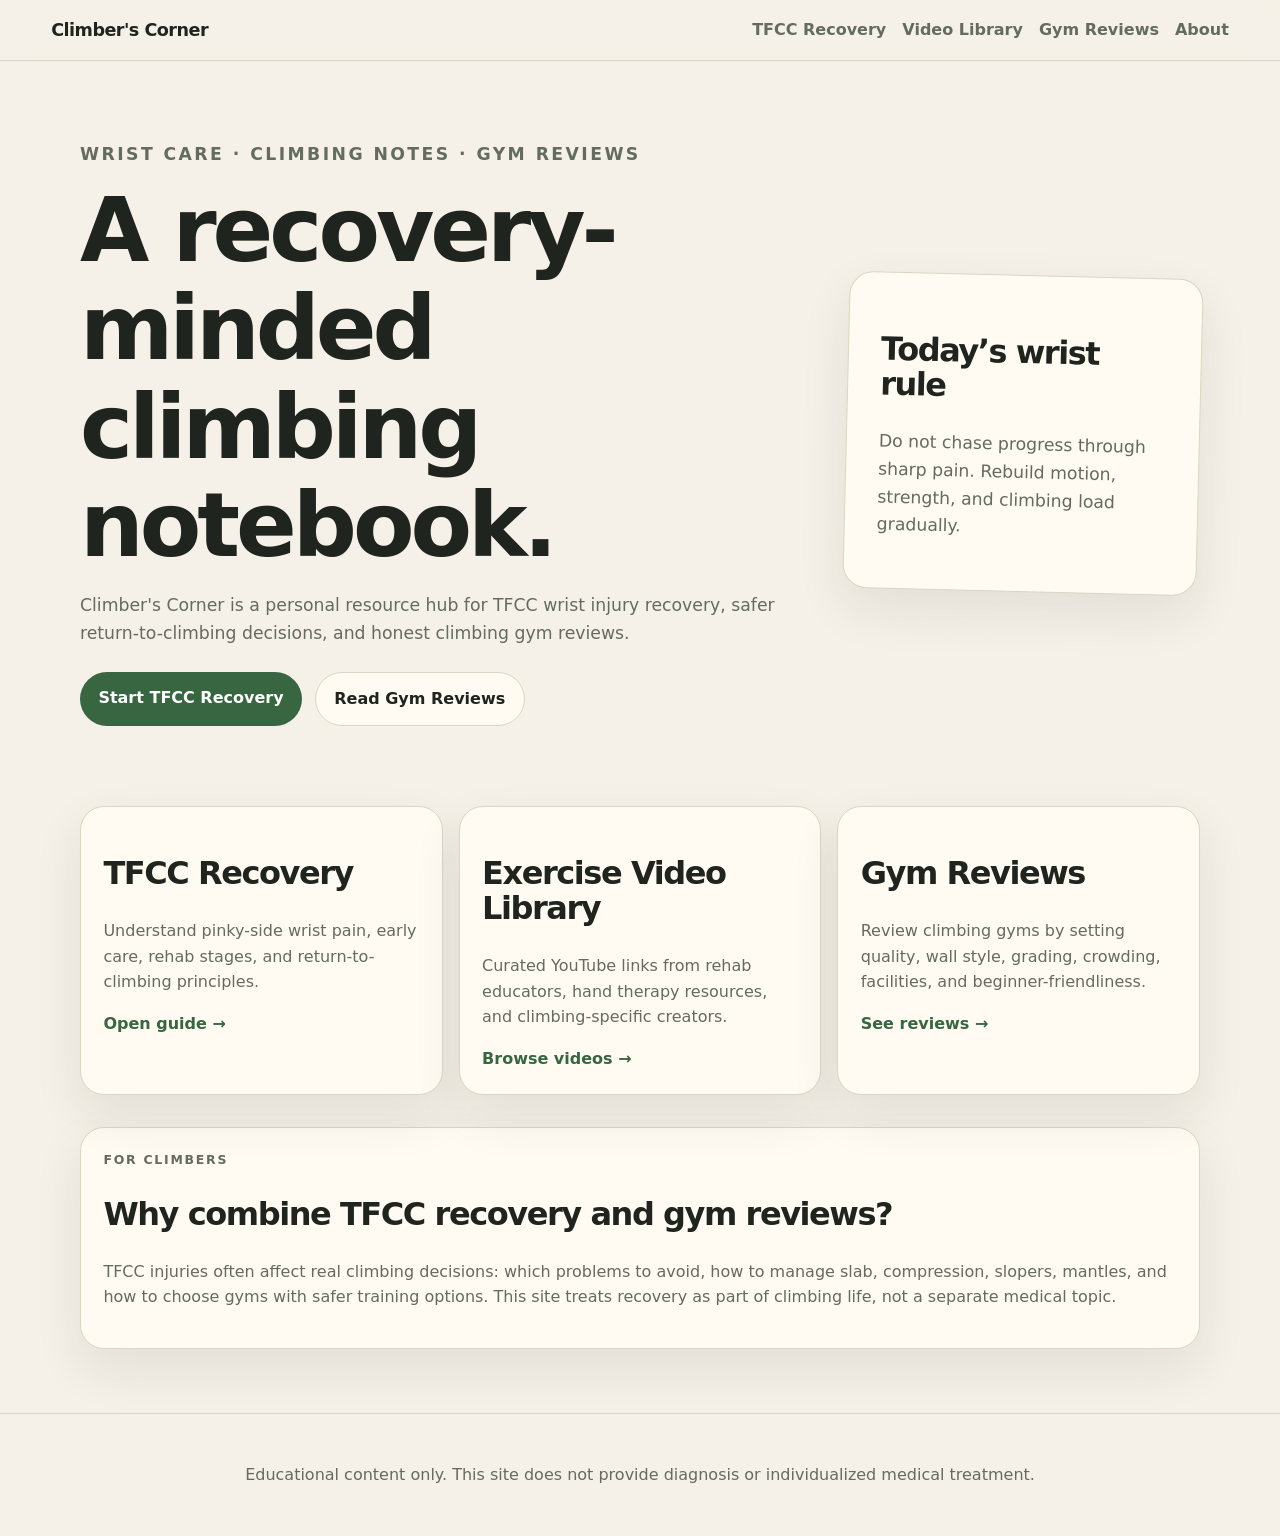
<file: index.html>
<!DOCTYPE html>
<html lang="en">
<head>
  <meta charset="UTF-8" />
  <meta name="viewport" content="width=device-width, initial-scale=1.0" />
  <title>Climber's Corner | TFCC Recovery & Gym Reviews</title>
  <meta name="description" content="A climber-focused corner for TFCC wrist injury recovery notes, wrist care checklists, exercise video resources, and climbing gym reviews." />
  <link rel="stylesheet" href="styles.css" />
</head>
<body>
  <header class="site-header">
    <a class="logo" href="index.html">Climber's Corner</a>
    <button class="nav-toggle" aria-label="Toggle navigation">☰</button>
    <nav class="main-nav">
      <a href="tfcc.html">TFCC Recovery</a>
      <a href="videos.html">Video Library</a>
      <a href="gyms.html">Gym Reviews</a>
      <a href="about.html">About</a>
    </nav>
  </header>

  <main>
    <section class="hero">
      <div class="hero-text">
        <p class="eyebrow">Wrist care · climbing notes · gym reviews</p>
        <h1>A recovery-minded climbing notebook.</h1>
        <p>
          Climber's Corner is a personal resource hub for TFCC wrist injury recovery,
          safer return-to-climbing decisions, and honest climbing gym reviews.
        </p>
        <div class="button-row">
          <a class="button primary" href="tfcc.html">Start TFCC Recovery</a>
          <a class="button secondary" href="gyms.html">Read Gym Reviews</a>
        </div>
      </div>
      <div class="hero-card">
        <h2>Today’s wrist rule</h2>
        <p>
          Do not chase progress through sharp pain. Rebuild motion, strength, and
          climbing load gradually.
        </p>
      </div>
    </section>

    <section class="grid three">
      <article class="card">
        <h2>TFCC Recovery</h2>
        <p>
          Understand pinky-side wrist pain, early care, rehab stages, and return-to-climbing principles.
        </p>
        <a href="tfcc.html">Open guide →</a>
      </article>

      <article class="card">
        <h2>Exercise Video Library</h2>
        <p>
          Curated YouTube links from rehab educators, hand therapy resources, and climbing-specific creators.
        </p>
        <a href="videos.html">Browse videos →</a>
      </article>

      <article class="card">
        <h2>Gym Reviews</h2>
        <p>
          Review climbing gyms by setting quality, wall style, grading, crowding, facilities, and beginner-friendliness.
        </p>
        <a href="gyms.html">See reviews →</a>
      </article>
    </section>

    <section class="feature">
      <div>
        <p class="eyebrow">For climbers</p>
        <h2>Why combine TFCC recovery and gym reviews?</h2>
        <p>
          TFCC injuries often affect real climbing decisions: which problems to avoid,
          how to manage slab, compression, slopers, mantles, and how to choose gyms with
          safer training options. This site treats recovery as part of climbing life, not
          a separate medical topic.
        </p>
      </div>
    </section>
  </main>

  <footer>
    <p>
      Educational content only. This site does not provide diagnosis or individualized medical treatment.
    </p>
  </footer>

  <script src="script.js"></script>
</body>
</html>
</file>
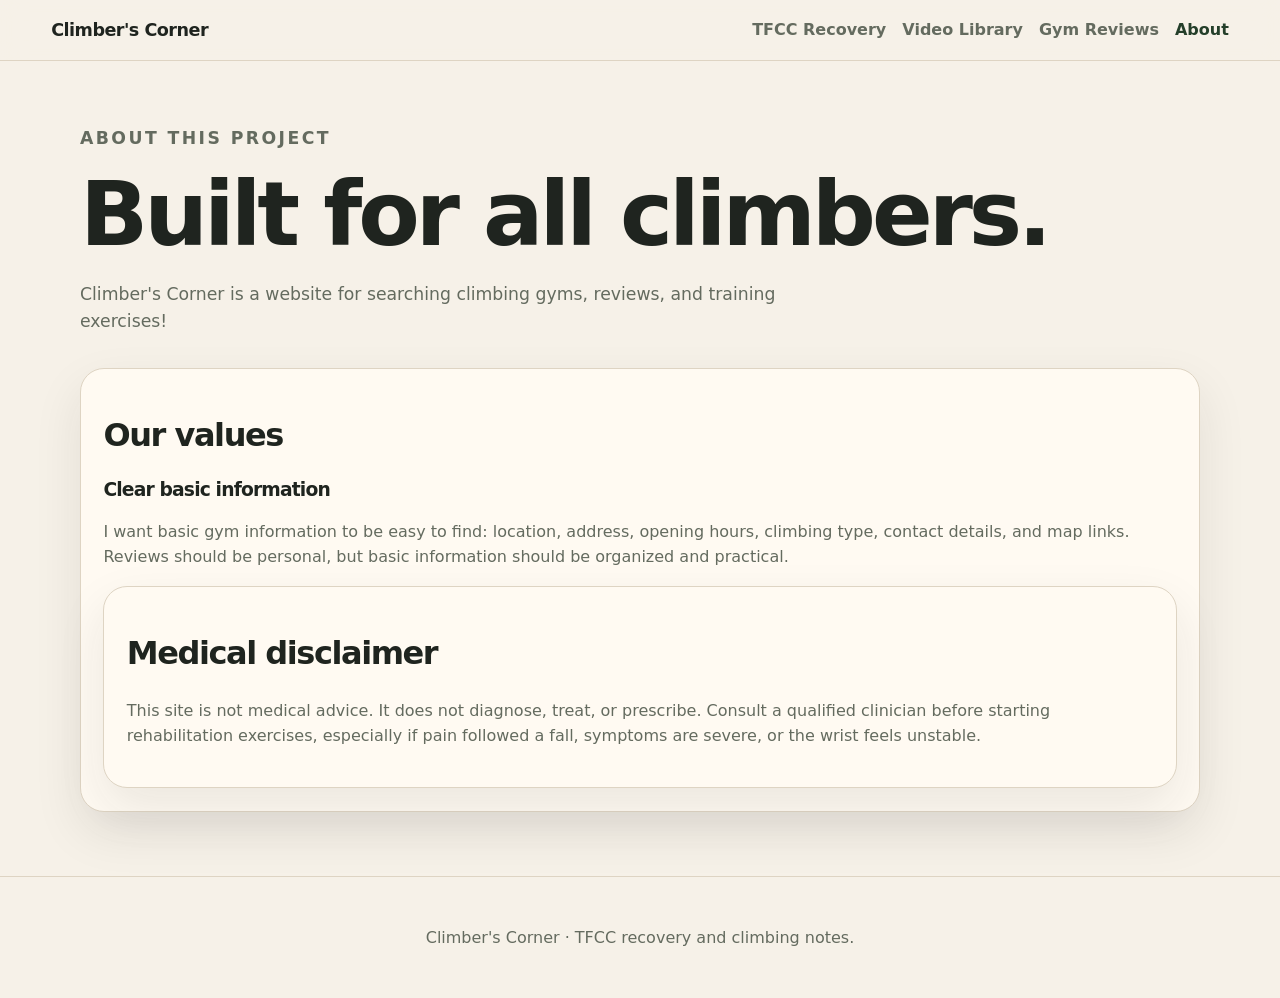
<file: about.html>
<!DOCTYPE html>
<html lang="en">
<head>
  <meta charset="UTF-8" />
  <meta name="viewport" content="width=device-width, initial-scale=1.0" />
  <title>About | Climber's Corner</title>
  <link rel="stylesheet" href="styles.css" />
</head>
<body>
  <header class="site-header">
    <a class="logo" href="index.html">Climber's Corner</a>
    <button class="nav-toggle" aria-label="Toggle navigation">☰</button>
    <nav class="main-nav">
      <a href="tfcc.html">TFCC Recovery</a>
      <a href="videos.html">Video Library</a>
      <a href="gyms.html">Gym Reviews</a>
      <a href="about.html" aria-current="page">About</a>
    </nav>
  </header>

  <main class="page">
    <section class="page-title">
      <p class="eyebrow">About this project</p>
      <h1>Built for all climbers.</h1>
      <p>
        Climber's Corner is a website for searching climbing gyms, reviews, and training exercises! 
      </p>
    </section>

    <section class="content-block">
      <h2>Our values</h2>
      <h3>Clear basic information</h3>
      <p>
        I want basic gym information to be easy to find: location, address, opening hours,
        climbing type, contact details, and map links. Reviews should be personal, but basic
        information should be organized and practical.
      </p>
      
    <section class="content-block">
      <h2>Medical disclaimer</h2>
      <p>
        This site is not medical advice. It does not diagnose, treat, or prescribe.
        Consult a qualified clinician before starting rehabilitation exercises, especially
        if pain followed a fall, symptoms are severe, or the wrist feels unstable.
      </p>
    </section>
  </main>

  <footer>
    <p>Climber's Corner · TFCC recovery and climbing notes.</p>
  </footer>

  <script src="script.js"></script>
</body>
</html>
</file>
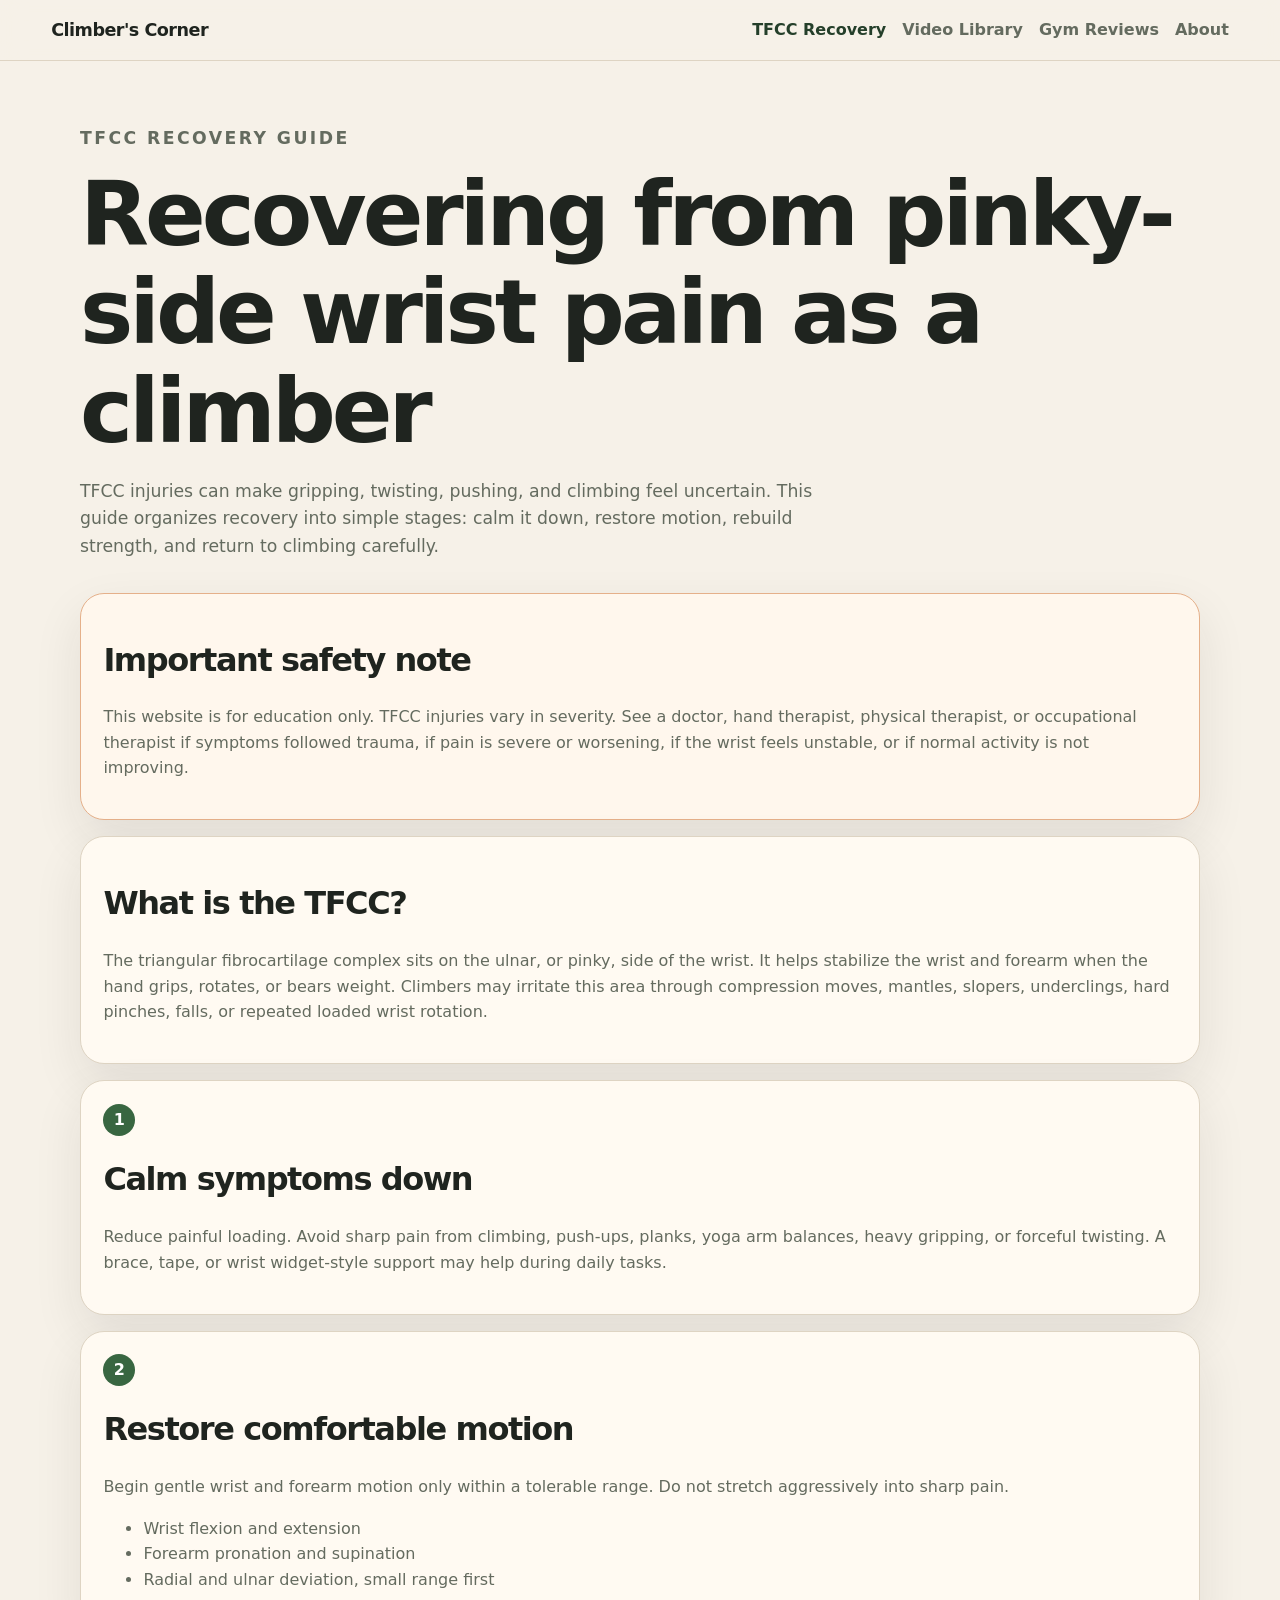
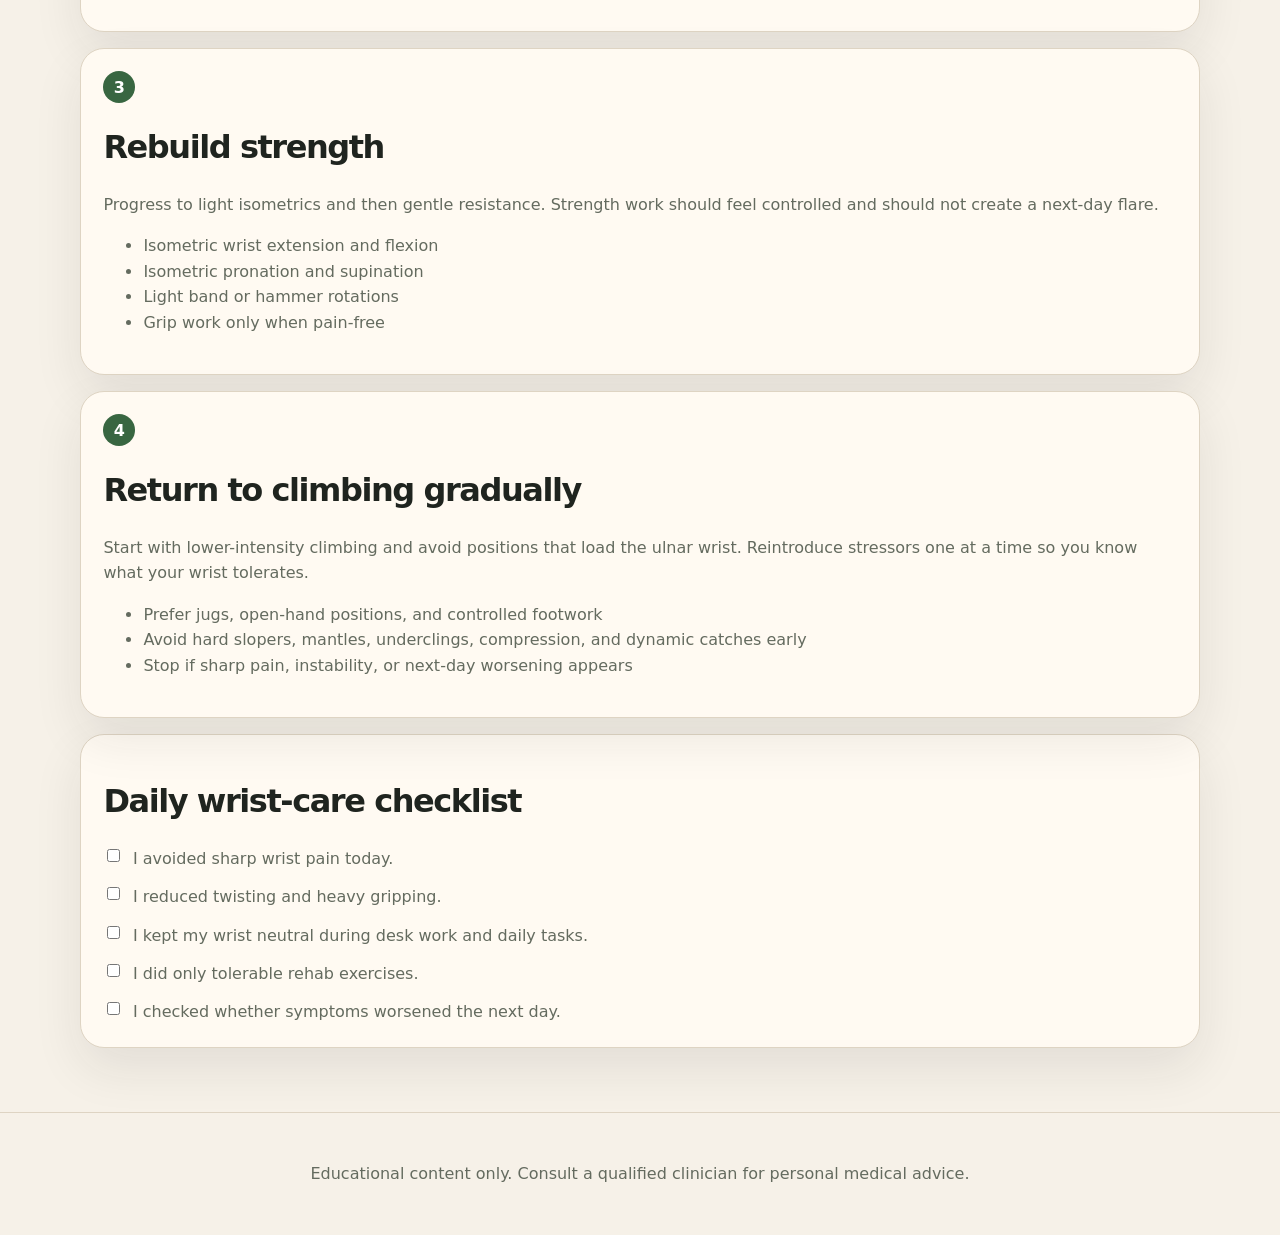
<file: tfcc.html>
<!DOCTYPE html>
<html lang="en">
<head>
  <meta charset="UTF-8" />
  <meta name="viewport" content="width=device-width, initial-scale=1.0" />
  <title>TFCC Recovery | Climber's Corner</title>
  <link rel="stylesheet" href="styles.css" />
</head>
<body>
  <header class="site-header">
    <a class="logo" href="index.html">Climber's Corner</a>
    <button class="nav-toggle" aria-label="Toggle navigation">☰</button>
    <nav class="main-nav">
      <a href="tfcc.html" aria-current="page">TFCC Recovery</a>
      <a href="videos.html">Video Library</a>
      <a href="gyms.html">Gym Reviews</a>
      <a href="about.html">About</a>
    </nav>
  </header>

  <main class="page">
    <section class="page-title">
      <p class="eyebrow">TFCC recovery guide</p>
      <h1>Recovering from pinky-side wrist pain as a climber</h1>
      <p>
        TFCC injuries can make gripping, twisting, pushing, and climbing feel uncertain.
        This guide organizes recovery into simple stages: calm it down, restore motion,
        rebuild strength, and return to climbing carefully.
      </p>
    </section>

    <section class="notice">
      <h2>Important safety note</h2>
      <p>
        This website is for education only. TFCC injuries vary in severity. See a doctor,
        hand therapist, physical therapist, or occupational therapist if symptoms followed
        trauma, if pain is severe or worsening, if the wrist feels unstable, or if normal
        activity is not improving.
      </p>
    </section>

    <section class="content-block">
      <h2>What is the TFCC?</h2>
      <p>
        The triangular fibrocartilage complex sits on the ulnar, or pinky, side of the wrist.
        It helps stabilize the wrist and forearm when the hand grips, rotates, or bears weight.
        Climbers may irritate this area through compression moves, mantles, slopers, underclings,
        hard pinches, falls, or repeated loaded wrist rotation.
      </p>
    </section>

    <section class="timeline">
      <article>
        <span class="step">1</span>
        <h2>Calm symptoms down</h2>
        <p>
          Reduce painful loading. Avoid sharp pain from climbing, push-ups, planks, yoga arm
          balances, heavy gripping, or forceful twisting. A brace, tape, or wrist widget-style
          support may help during daily tasks.
        </p>
      </article>

      <article>
        <span class="step">2</span>
        <h2>Restore comfortable motion</h2>
        <p>
          Begin gentle wrist and forearm motion only within a tolerable range. Do not stretch
          aggressively into sharp pain.
        </p>
        <ul>
          <li>Wrist flexion and extension</li>
          <li>Forearm pronation and supination</li>
          <li>Radial and ulnar deviation, small range first</li>
        </ul>
      </article>

      <article>
        <span class="step">3</span>
        <h2>Rebuild strength</h2>
        <p>
          Progress to light isometrics and then gentle resistance. Strength work should feel
          controlled and should not create a next-day flare.
        </p>
        <ul>
          <li>Isometric wrist extension and flexion</li>
          <li>Isometric pronation and supination</li>
          <li>Light band or hammer rotations</li>
          <li>Grip work only when pain-free</li>
        </ul>
      </article>

      <article>
        <span class="step">4</span>
        <h2>Return to climbing gradually</h2>
        <p>
          Start with lower-intensity climbing and avoid positions that load the ulnar wrist.
          Reintroduce stressors one at a time so you know what your wrist tolerates.
        </p>
        <ul>
          <li>Prefer jugs, open-hand positions, and controlled footwork</li>
          <li>Avoid hard slopers, mantles, underclings, compression, and dynamic catches early</li>
          <li>Stop if sharp pain, instability, or next-day worsening appears</li>
        </ul>
      </article>
    </section>

    <section class="content-block">
      <h2>Daily wrist-care checklist</h2>
      <div class="checklist">
        <label><input type="checkbox" /> I avoided sharp wrist pain today.</label>
        <label><input type="checkbox" /> I reduced twisting and heavy gripping.</label>
        <label><input type="checkbox" /> I kept my wrist neutral during desk work and daily tasks.</label>
        <label><input type="checkbox" /> I did only tolerable rehab exercises.</label>
        <label><input type="checkbox" /> I checked whether symptoms worsened the next day.</label>
      </div>
    </section>
  </main>

  <footer>
    <p>Educational content only. Consult a qualified clinician for personal medical advice.</p>
  </footer>

  <script src="script.js"></script>
</body>
</html>
</file>
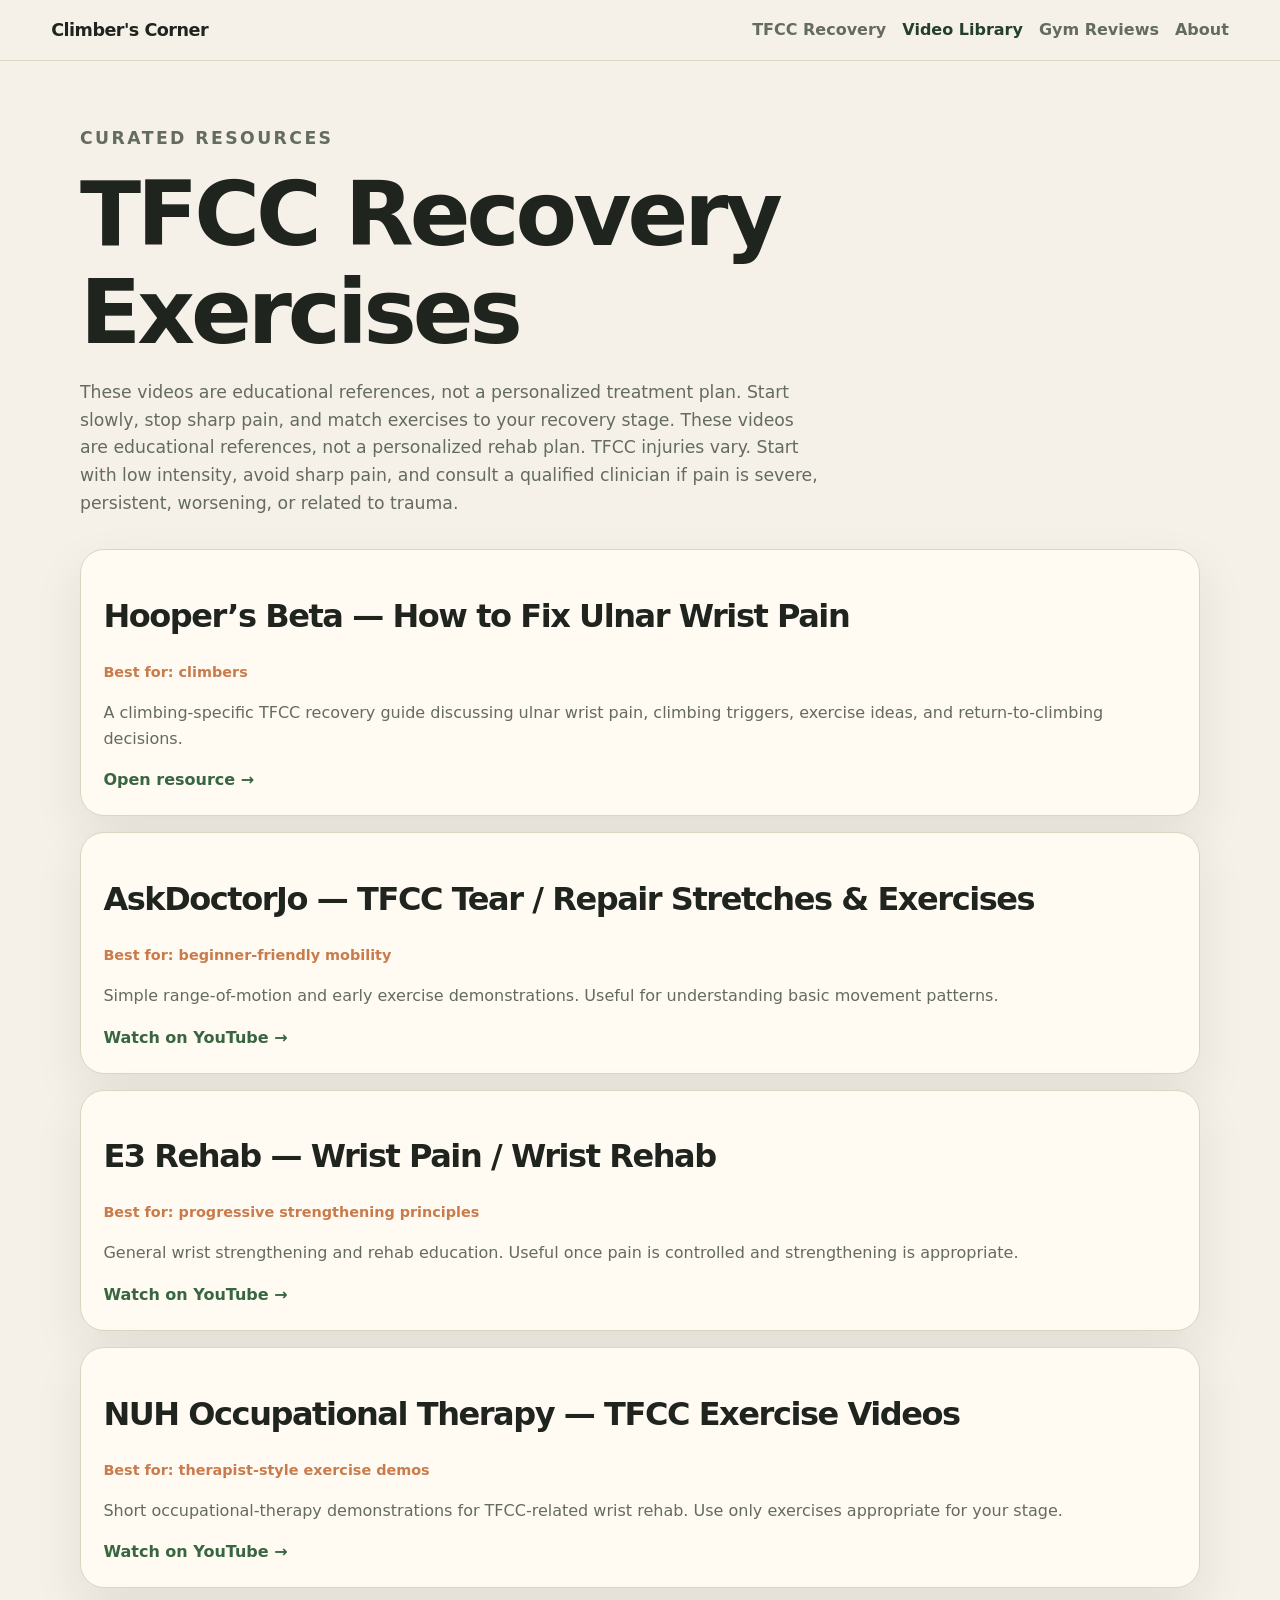
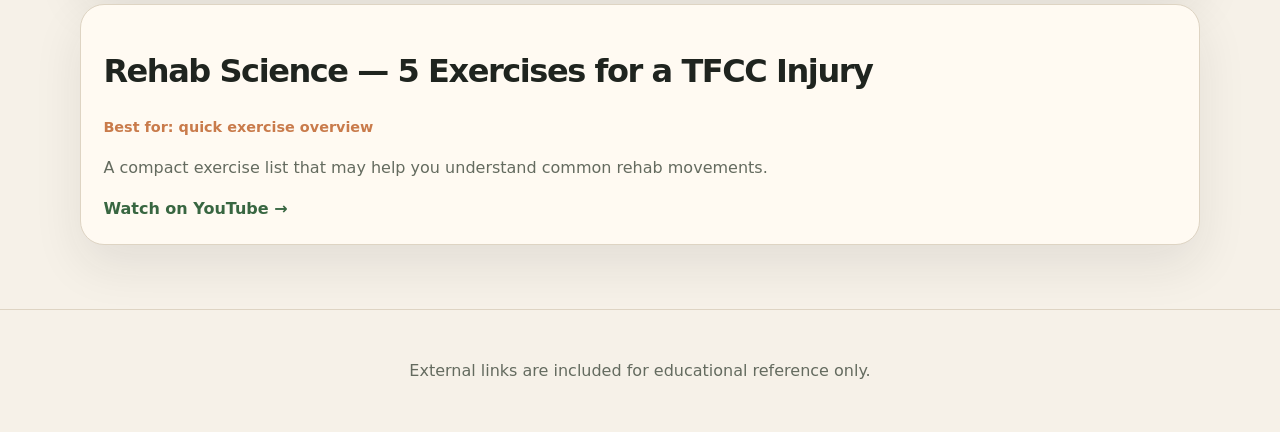
<file: videos.html>
<!DOCTYPE html>
<html lang="en">
<head>
  <meta charset="UTF-8" />
  <meta name="viewport" content="width=device-width, initial-scale=1.0" />
  <title>Exercise Video Library | Climber's Corner</title>
  <link rel="stylesheet" href="styles.css" />
</head>
<body>
  <header class="site-header">
    <a class="logo" href="index.html">Climber's Corner</a>
    <button class="nav-toggle" aria-label="Toggle navigation">☰</button>
    <nav class="main-nav">
      <a href="tfcc.html">TFCC Recovery</a>
      <a href="videos.html" aria-current="page">Video Library</a>
      <a href="gyms.html">Gym Reviews</a>
      <a href="about.html">About</a>
    </nav>
  </header>

  <main class="page">
    <section class="page-title">
      <p class="eyebrow">Curated resources</p>
      <h1>TFCC Recovery Exercises</h1>
      <p>
        These videos are educational references, not a personalized treatment plan.
        Start slowly, stop sharp pain, and match exercises to your recovery stage.

        These videos are educational references, not a personalized rehab plan. TFCC injuries vary.
    Start with low intensity, avoid sharp pain, and consult a qualified clinician if pain is severe,
    persistent, worsening, or related to trauma.
      </p>
    </section>

    <section class="video-list">
      <article class="video-card">
        <h2>Hooper’s Beta — How to Fix Ulnar Wrist Pain</h2>
        <p class="tag">Best for: climbers</p>
        <p>
          A climbing-specific TFCC recovery guide discussing ulnar wrist pain, climbing triggers,
          exercise ideas, and return-to-climbing decisions.
        </p>
        <a href="https://www.hoopersbeta.com/library/how-to-fix-ulnar-wrist-pain-tfcc-injury-recovery-guide" target="_blank" rel="noopener">Open resource →</a>
      </article>

      <article class="video-card">
        <h2>AskDoctorJo — TFCC Tear / Repair Stretches & Exercises</h2>
        <p class="tag">Best for: beginner-friendly mobility</p>
        <p>
          Simple range-of-motion and early exercise demonstrations. Useful for understanding basic movement patterns.
        </p>
        <a href="https://www.youtube.com/watch?v=H4ds4CJbKdc" target="_blank" rel="noopener">Watch on YouTube →</a>
      </article>

      <article class="video-card">
        <h2>E3 Rehab — Wrist Pain / Wrist Rehab</h2>
        <p class="tag">Best for: progressive strengthening principles</p>
        <p>
          General wrist strengthening and rehab education. Useful once pain is controlled and strengthening is appropriate.
        </p>
        <a href="https://www.youtube.com/watch?v=QKAiNAhlXac" target="_blank" rel="noopener">Watch on YouTube →</a>
      </article>

      <article class="video-card">
        <h2>NUH Occupational Therapy — TFCC Exercise Videos</h2>
        <p class="tag">Best for: therapist-style exercise demos</p>
        <p>
          Short occupational-therapy demonstrations for TFCC-related wrist rehab. Use only exercises appropriate for your stage.
        </p>
        <a href="https://www.youtube.com/watch?v=MmuVg_xpwQk" target="_blank" rel="noopener">Watch on YouTube →</a>
      </article>

      <article class="video-card">
        <h2>Rehab Science — 5 Exercises for a TFCC Injury</h2>
        <p class="tag">Best for: quick exercise overview</p>
        <p>
          A compact exercise list that may help you understand common rehab movements.
        </p>
        <a href="https://www.youtube.com/watch?v=Jrd4R4_elkc" target="_blank" rel="noopener">Watch on YouTube →</a>
      </article>
    </section>
  </main>

  <footer>
    <p>External links are included for educational reference only.</p>
  </footer>

  <script src="script.js"></script>
</body>
</html>
</file>
<file: styles.css>
:root {
  --bg: #f6f1e8;
  --surface: #fffaf2;
  --ink: #1f241f;
  --muted: #646b5f;
  --line: #ded4c3;
  --accent: #386641;
  --accent-dark: #243f2a;
  --warm: #c97b4b;
  --shadow: 0 20px 50px rgba(31, 36, 31, 0.09);
}

* {
  box-sizing: border-box;
}

body {
  margin: 0;
  font-family: Inter, ui-sans-serif, system-ui, -apple-system, BlinkMacSystemFont, "Segoe UI", sans-serif;
  background: var(--bg);
  color: var(--ink);
  line-height: 1.6;
}

a {
  color: var(--accent);
  font-weight: 700;
  text-decoration: none;
}

a:hover {
  text-decoration: underline;
}

.site-header {
  position: sticky;
  top: 0;
  z-index: 10;
  display: flex;
  justify-content: space-between;
  align-items: center;
  gap: 1rem;
  padding: 1rem clamp(1rem, 4vw, 4rem);
  background: rgba(246, 241, 232, 0.92);
  backdrop-filter: blur(12px);
  border-bottom: 1px solid var(--line);
}

.logo {
  color: var(--ink);
  font-size: 1.1rem;
  letter-spacing: -0.03em;
}

.main-nav {
  display: flex;
  align-items: center;
  gap: 1rem;
}

.main-nav a {
  color: var(--muted);
  font-weight: 700;
}

.main-nav a[aria-current="page"] {
  color: var(--accent-dark);
}

.nav-toggle {
  display: none;
  border: 1px solid var(--line);
  background: var(--surface);
  border-radius: 0.75rem;
  padding: 0.4rem 0.65rem;
  font-size: 1.2rem;
}

main {
  width: min(1120px, calc(100% - 2rem));
  margin: 0 auto;
}

.hero {
  min-height: 72vh;
  display: grid;
  grid-template-columns: minmax(0, 1.35fr) minmax(260px, 0.65fr);
  gap: 2rem;
  align-items: center;
  padding: 5rem 0;
}

.eyebrow {
  margin: 0 0 0.75rem;
  text-transform: uppercase;
  letter-spacing: 0.14em;
  font-size: 0.78rem;
  color: var(--warm);
  font-weight: 800;
}

h1,
h2,
h3 {
  line-height: 1.1;
  letter-spacing: -0.045em;
}

h1 {
  margin: 0 0 1rem;
  font-size: clamp(2.6rem, 7vw, 5.8rem);
}

h2 {
  font-size: clamp(1.35rem, 3vw, 2rem);
}

.hero p,
.page-title p {
  font-size: 1.08rem;
  color: var(--muted);
  max-width: 68ch;
}

.button-row {
  display: flex;
  flex-wrap: wrap;
  gap: 0.8rem;
  margin-top: 1.5rem;
}

.button {
  display: inline-flex;
  border-radius: 999px;
  padding: 0.85rem 1.15rem;
  text-decoration: none;
}

.button.primary {
  background: var(--accent);
  color: white;
}

.button.secondary {
  border: 1px solid var(--line);
  color: var(--ink);
  background: var(--surface);
}

.hero-card,
.card,
.notice,
.content-block,
.video-card,
.review-card,
.timeline article,
.feature {
  background: var(--surface);
  border: 1px solid var(--line);
  border-radius: 1.5rem;
  box-shadow: var(--shadow);
}

.hero-card {
  padding: 2rem;
  transform: rotate(1.4deg);
}

.grid {
  display: grid;
  gap: 1rem;
  margin-bottom: 2rem;
}

.grid.three {
  grid-template-columns: repeat(3, minmax(0, 1fr));
}

.card,
.feature,
.notice,
.content-block,
.video-card,
.review-card {
  padding: 1.4rem;
}

.card p,
.content-block p,
.video-card p,
.review-card p,
.notice p,
.feature p,
.timeline p,
li,
dd {
  color: var(--muted);
}

.feature {
  margin: 2rem 0 4rem;
}

.page {
  padding: 4rem 0;
}

.page-title {
  margin-bottom: 2rem;
}

.notice {
  border-color: #e5b08a;
  background: #fff7ed;
  margin-bottom: 1rem;
}

.timeline {
  display: grid;
  gap: 1rem;
  margin: 1rem 0;
}

.timeline article {
  padding: 1.4rem;
  position: relative;
}

.step {
  display: inline-flex;
  justify-content: center;
  align-items: center;
  width: 2rem;
  height: 2rem;
  border-radius: 50%;
  background: var(--accent);
  color: white;
  font-weight: 800;
}

.checklist {
  display: grid;
  gap: 0.8rem;
}

.checklist label {
  display: flex;
  align-items: flex-start;
  gap: 0.6rem;
  color: var(--muted);
}

.video-list,
.review-grid {
  display: grid;
  gap: 1rem;
}

.video-card .tag,
.meta {
  font-size: 0.9rem;
  color: var(--warm);
  font-weight: 800;
}

.review-top {
  display: flex;
  justify-content: space-between;
  gap: 1rem;
}

.rating {
  color: var(--warm);
  font-weight: 900;
}

dl {
  display: grid;
  gap: 0.5rem;
}

dt {
  font-weight: 800;
}

dd {
  margin: 0 0 0.5rem;
}

footer {
  border-top: 1px solid var(--line);
  text-align: center;
  padding: 2rem 1rem;
  color: var(--muted);
}

@media (max-width: 760px) {
  .nav-toggle {
    display: inline-flex;
  }

  .main-nav {
    display: none;
    position: absolute;
    top: 4rem;
    right: 1rem;
    left: 1rem;
    flex-direction: column;
    align-items: stretch;
    background: var(--surface);
    border: 1px solid var(--line);
    border-radius: 1rem;
    padding: 1rem;
    box-shadow: var(--shadow);
  }

  .main-nav.open {
    display: flex;
  }

  .hero,
  .grid.three {
    grid-template-columns: 1fr;
  }

  .hero {
    min-height: auto;
    padding: 3rem 0;
  }

  .hero-card {
    transform: none;
  }
}


.review-system-grid {
  display: grid;
  grid-template-columns: repeat(2, minmax(0, 1fr));
  gap: 1rem;
  margin-top: 1rem;
}

.review-system-grid article {
  border: 1px solid var(--line);
  border-radius: 1rem;
  padding: 1rem;
  background: rgba(255, 255, 255, 0.35);
}

.facility-columns {
  display: grid;
  grid-template-columns: repeat(3, minmax(0, 1fr));
  gap: 1rem;
  margin-top: 1rem;
}

.checklist.compact {
  gap: 0.55rem;
}

.score-row {
  display: flex;
  flex-wrap: wrap;
  gap: 0.55rem;
  margin: 1rem 0;
}

.score-row span {
  display: inline-flex;
  border: 1px solid var(--line);
  border-radius: 999px;
  padding: 0.35rem 0.7rem;
  background: rgba(255, 255, 255, 0.45);
  color: var(--muted);
  font-size: 0.9rem;
  font-weight: 700;
}

.mini-list {
  color: var(--muted);
  padding-left: 1.2rem;
}

.mini-list.positive li::marker {
  color: var(--accent);
}

.mini-list.negative li::marker {
  color: var(--warm);
}

.review-card h3 {
  margin-top: 1.35rem;
  margin-bottom: 0.35rem;
}

@media (max-width: 760px) {
  .review-system-grid,
  .facility-columns {
    grid-template-columns: 1fr;
  }
}
.review-card h2 {
  margin-bottom: 0.4rem;
}

.review-card .score-row {
  margin-top: 0.3rem;
}

.gym-tools {
  margin: 1.5rem 0;
  padding: 1rem;
  border: 1px solid var(--line);
  border-radius: 1rem;
  background: rgba(255, 255, 255, 0.35);
}

.search-label {
  display: block;
  margin-bottom: 0.45rem;
  font-weight: 800;
  color: var(--ink);
}

.gym-search-input {
  width: 100%;
  padding: 0.85rem 1rem;
  border: 1px solid var(--line);
  border-radius: 999px;
  background: var(--surface);
  color: var(--ink);
  font: inherit;
}

.gym-search-input:focus {
  outline: 2px solid var(--accent);
  outline-offset: 2px;
}

.result-count {
  margin: 0.9rem 0 0;
  color: var(--muted);
  font-size: 0.95rem;
}

.star-rating {
  position: relative;
  display: inline-block;
  width: max-content;
  font-size: 1.4rem;
  line-height: 1;
  letter-spacing: 0.04em;
}

.stars-empty {
  display: block;
  color: var(--line);
}

.stars-filled {
  position: absolute;
  top: 0;
  left: 0;
  display: block;
  color: var(--warm);
  overflow: hidden;
  white-space: nowrap;
}
.popup-line {
  margin-top: 0.2rem;
}

.popup-label {
  display: inline;
  font-size: inherit;
  margin: 0;
}

.popup-links {
  margin-top: 0.25rem;
}
.community-rating {
  margin: 1.2rem 0 1.6rem;
  padding: 1rem;
  border: 1px solid var(--line);
  border-radius: 1.25rem;
  background: rgba(255, 255, 255, 0.35);
}

.rating-summary {
  display: flex;
  align-items: center;
  justify-content: space-between;
  gap: 1rem;
  flex-wrap: wrap;
}

.rating-label {
  margin: 0;
  color: var(--muted);
  font-weight: 800;
  font-size: 0.95rem;
}

.average-score {
  margin: 0.25rem 0 0;
  font-size: 1.5rem;
  font-weight: 900;
  color: var(--ink);
}

.dynamic-score-row {
  margin-top: 1rem;
}

.review-form {
  margin-top: 1.25rem;
  display: grid;
  gap: 0.85rem;
}

.review-form h3 {
  margin-bottom: 0;
}

.review-form label {
  display: grid;
  gap: 0.35rem;
  font-weight: 800;
  color: var(--ink);
}

.review-form input,
.review-form select,
.review-form textarea {
  width: 100%;
  padding: 0.75rem 0.85rem;
  border: 1px solid var(--line);
  border-radius: 0.85rem;
  background: var(--surface);
  color: var(--ink);
  font: inherit;
}

.review-form textarea {
  resize: vertical;
}

.submitted-reviews {
  display: grid;
  gap: 0.75rem;
  margin-top: 1.25rem;
}

.user-review {
  padding: 0.85rem;
  border: 1px solid var(--line);
  border-radius: 1rem;
  background: var(--surface);
}

.user-review strong {
  display: block;
  margin-bottom: 0.25rem;
}

.user-review p {
  margin: 0.25rem 0 0;
  color: var(--muted);
}

.dynamic-star-rating .stars-filled {
  transition: width 0.25s ease;
}
.rating-card-grid {
  display: grid;
  gap: 1rem;
  margin: 1.25rem 0 1.75rem;
}

.community-rating-card {
  padding: 1rem;
  border: 1px solid var(--line);
  border-radius: 1.25rem;
  background: rgba(255, 255, 255, 0.35);
}

.community-rating-card h3 {
  margin-top: 0;
  margin-bottom: 0.5rem;
}

.rating-summary-line {
  display: flex;
  align-items: center;
  justify-content: space-between;
  gap: 1rem;
  flex-wrap: wrap;
}

.average-score {
  font-size: 1.3rem;
  font-weight: 900;
  color: var(--ink);
}

.rating-breakdown {
  margin-top: 0.75rem;
}

.global-review-form {
  margin-top: 1.5rem;
}

.review-form {
  display: grid;
  gap: 0.85rem;
}

.review-form label {
  display: grid;
  gap: 0.35rem;
  font-weight: 800;
  color: var(--ink);
}

.review-form input,
.review-form select,
.review-form textarea {
  width: 100%;
  padding: 0.75rem 0.85rem;
  border: 1px solid var(--line);
  border-radius: 0.85rem;
  background: var(--surface);
  color: var(--ink);
  font: inherit;
}

.review-form textarea {
  resize: vertical;
}

.submitted-reviews {
  display: grid;
  gap: 0.75rem;
  margin-top: 1.25rem;
}

.user-review {
  padding: 0.85rem;
  border: 1px solid var(--line);
  border-radius: 1rem;
  background: var(--surface);
}

.user-review strong {
  display: block;
  margin-bottom: 0.25rem;
}

.user-review p {
  margin: 0.25rem 0 0;
  color: var(--muted);
}

.dynamic-star-rating .stars-filled {
  transition: width 0.25s ease;
}
.popup-rating {
  display: flex;
  align-items: center;
  gap: 0.45rem;
  margin-top: 0.35rem;
  margin-bottom: 0.35rem;
}

.popup-star-rating {
  font-size: 1rem;
}

.popup-rating-text {
  font-weight: 900;
  color: var(--ink);
}
.popup-section {
  margin-top: 0.75rem;
}

.popup-section-title {
  font-weight: 900;
  color: var(--ink);
  margin-bottom: 0.15rem;
}

.popup-rating {
  margin-top: 0.35rem;
  margin-bottom: 0.6rem;
}

.popup-line {
  margin-top: 0.35rem;
}

.popup-links {
  margin-top: 0.25rem;
}
</file>
